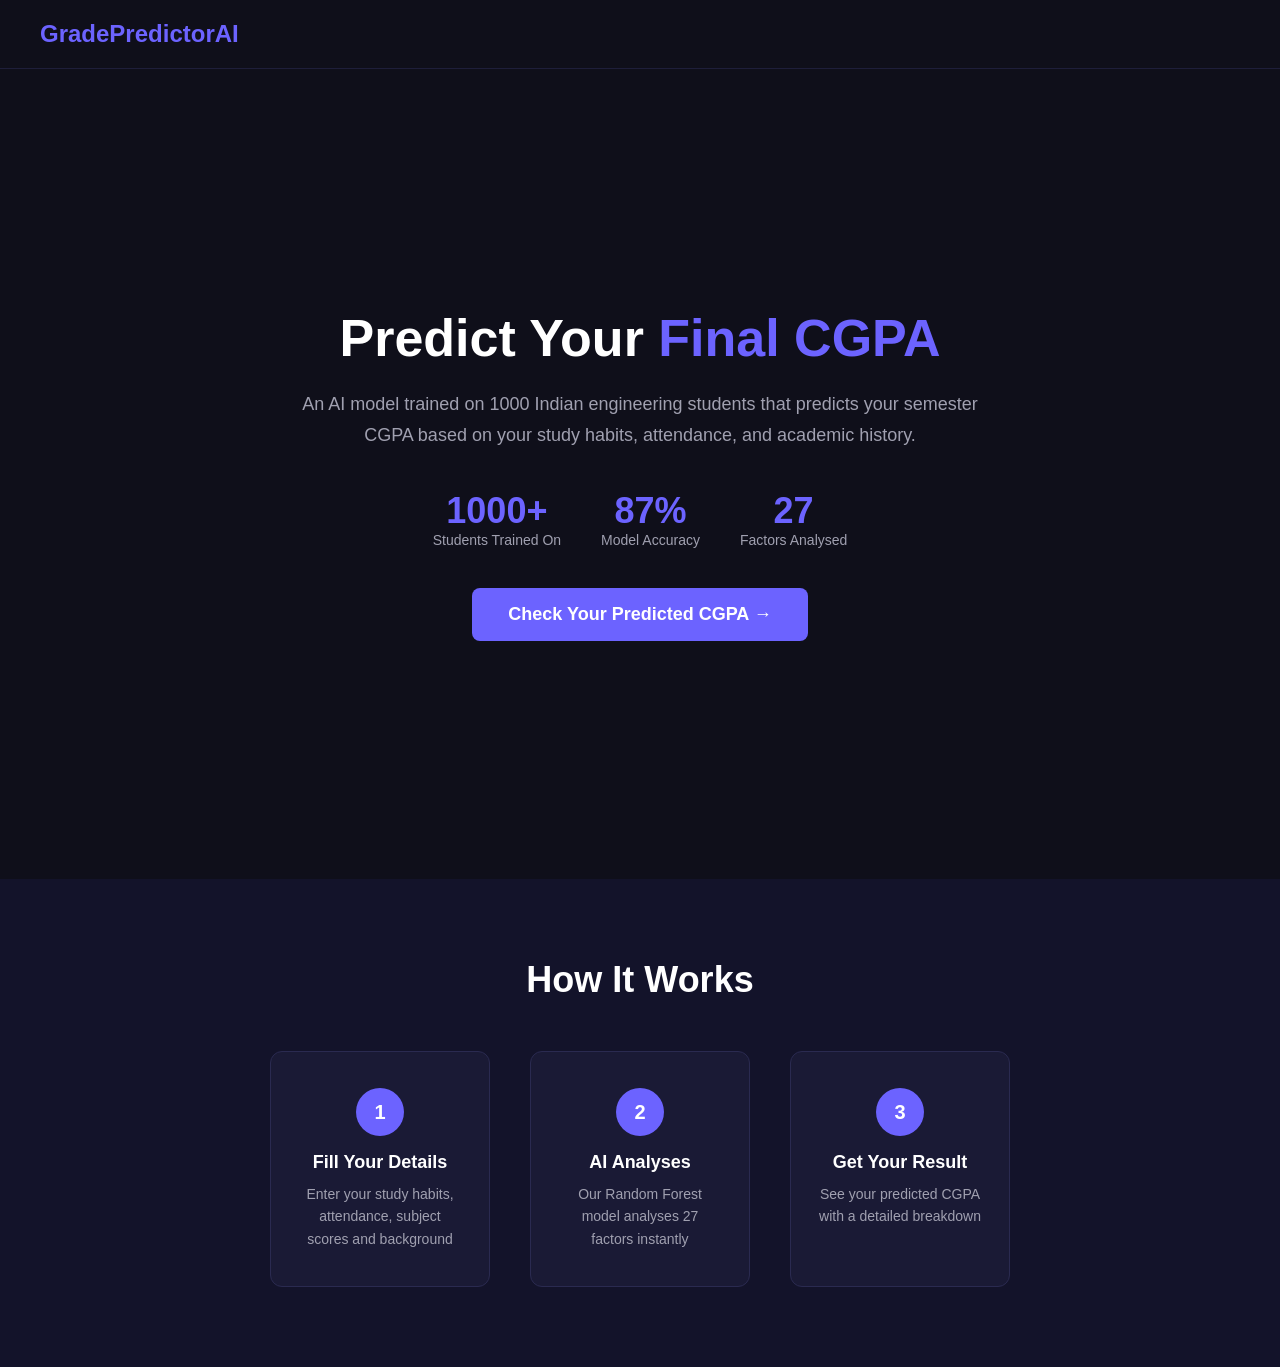
<file: index.html>
<!DOCTYPE html>
<html lang="en">
<head>
    <meta charset="UTF-8">
    <meta name="viewport" content="width=device-width, initial-scale=1.0">
    <title>Student Grade Predictor</title>
    <link rel="stylesheet" href="frontend/css/style.css">
</head>
<body>

    <nav>
        <div class="logo">GradePredictorAI</div>
    </nav>

    <section class="hero">
        <div class="hero-content">
            <h1>Predict Your <span class="highlight">Final CGPA</span></h1>
            <p class="subtitle">
                An AI model trained on 1000 Indian engineering students 
                that predicts your semester CGPA based on your 
                study habits, attendance, and academic history.
            </p>

            <div class="stats-row">
                <div class="stat">
                    <h3>1000+</h3>
                    <p>Students Trained On</p>
                </div>
                <div class="stat">
                    <h3>87%</h3>
                    <p>Model Accuracy</p>
                </div>
                <div class="stat">
                    <h3>27</h3>
                    <p>Factors Analysed</p>
                </div>
            </div>

            <a href="form.html" class="cta-btn">Check Your Predicted CGPA →</a>
        </div>
    </section>

    <section class="how-it-works">
        <h2>How It Works</h2>
        <div class="steps">
            <div class="step">
                <div class="step-number">1</div>
                <h3>Fill Your Details</h3>
                <p>Enter your study habits, attendance, subject scores and background</p>
            </div>
            <div class="step">
                <div class="step-number">2</div>
                <h3>AI Analyses</h3>
                <p>Our Random Forest model analyses 27 factors instantly</p>
            </div>
            <div class="step">
                <div class="step-number">3</div>
                <h3>Get Your Result</h3>
                <p>See your predicted CGPA with a detailed breakdown</p>
            </div>
        </div>
    </section>

</body>
</html>
</file>
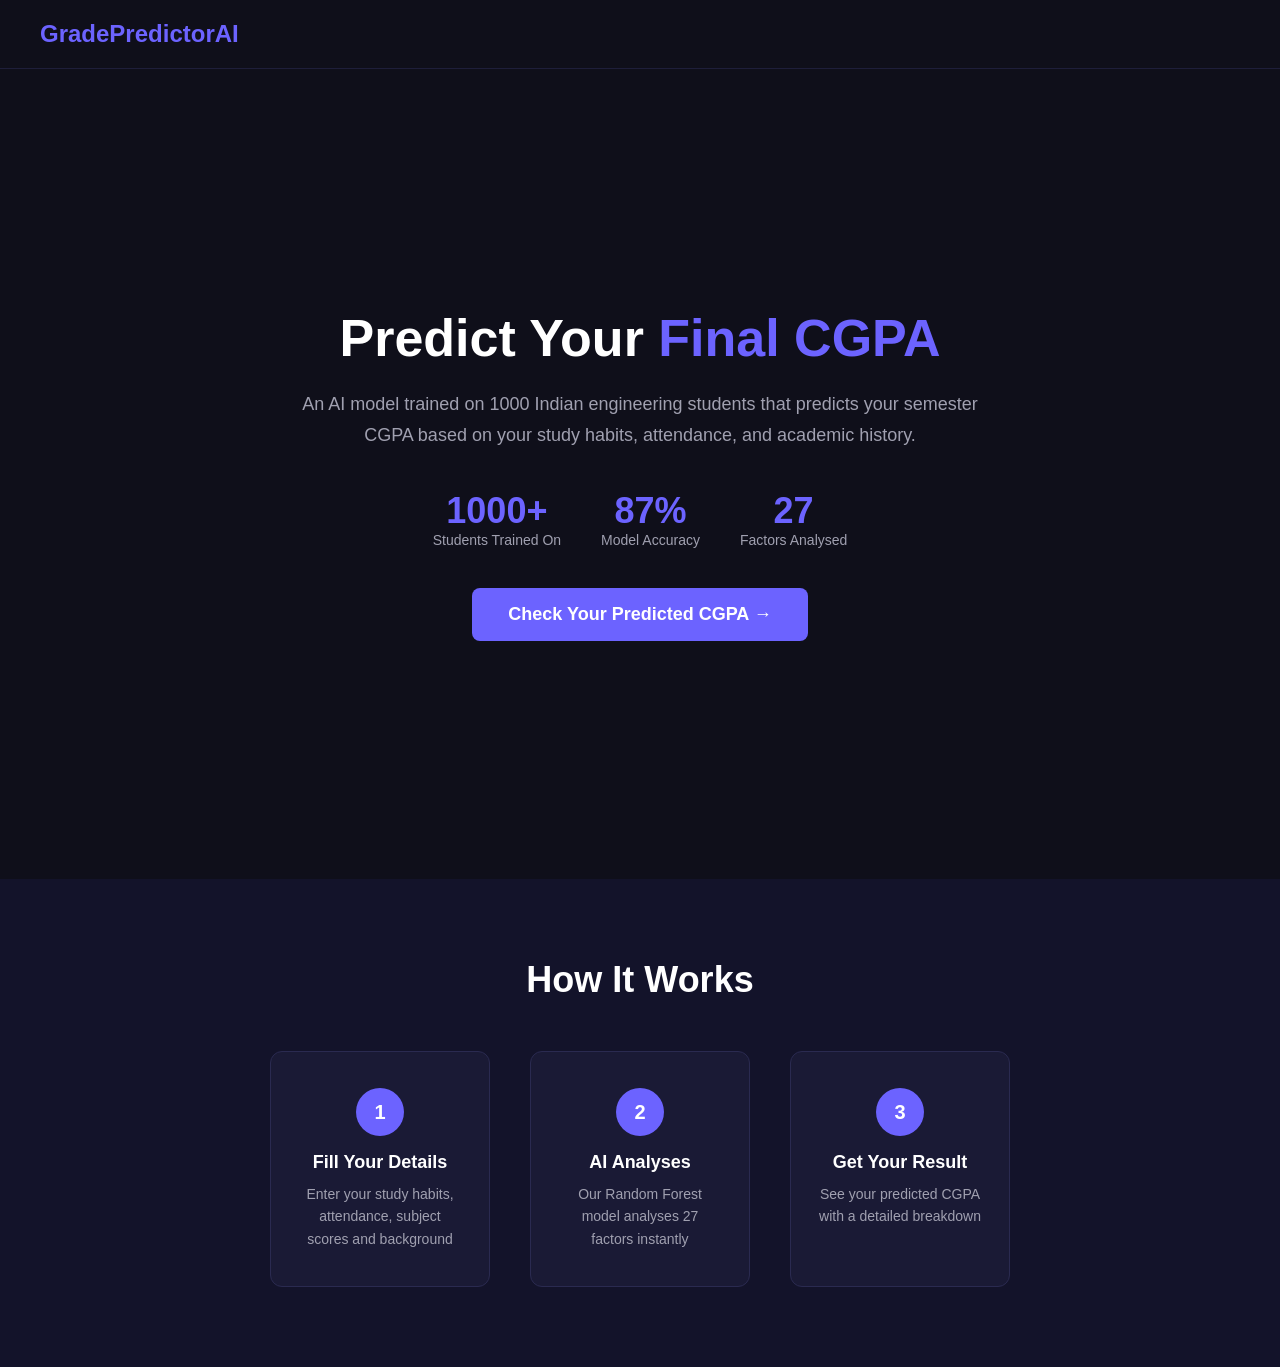
<file: student-grade-predictor/frontend/index.html>
<!DOCTYPE html>
<html lang="en">
<head>
    <meta charset="UTF-8">
    <meta name="viewport" content="width=device-width, initial-scale=1.0">
    <title>Student Grade Predictor</title>
    <link rel="stylesheet" href="css/style.css">
</head>
<body>

    <nav>
        <div class="logo">GradePredictorAI</div>
    </nav>

    <section class="hero">
        <div class="hero-content">
            <h1>Predict Your <span class="highlight">Final CGPA</span></h1>
            <p class="subtitle">
                An AI model trained on 1000 Indian engineering students 
                that predicts your semester CGPA based on your 
                study habits, attendance, and academic history.
            </p>

            <div class="stats-row">
                <div class="stat">
                    <h3>1000+</h3>
                    <p>Students Trained On</p>
                </div>
                <div class="stat">
                    <h3>87%</h3>
                    <p>Model Accuracy</p>
                </div>
                <div class="stat">
                    <h3>27</h3>
                    <p>Factors Analysed</p>
                </div>
            </div>

            <a href="form.html" class="cta-btn">Check Your Predicted CGPA →</a>
        </div>
    </section>

    <section class="how-it-works">
        <h2>How It Works</h2>
        <div class="steps">
            <div class="step">
                <div class="step-number">1</div>
                <h3>Fill Your Details</h3>
                <p>Enter your study habits, attendance, subject scores and background</p>
            </div>
            <div class="step">
                <div class="step-number">2</div>
                <h3>AI Analyses</h3>
                <p>Our Random Forest model analyses 27 factors instantly</p>
            </div>
            <div class="step">
                <div class="step-number">3</div>
                <h3>Get Your Result</h3>
                <p>See your predicted CGPA with a detailed breakdown</p>
            </div>
        </div>
    </section>

</body>
</html>
</file>
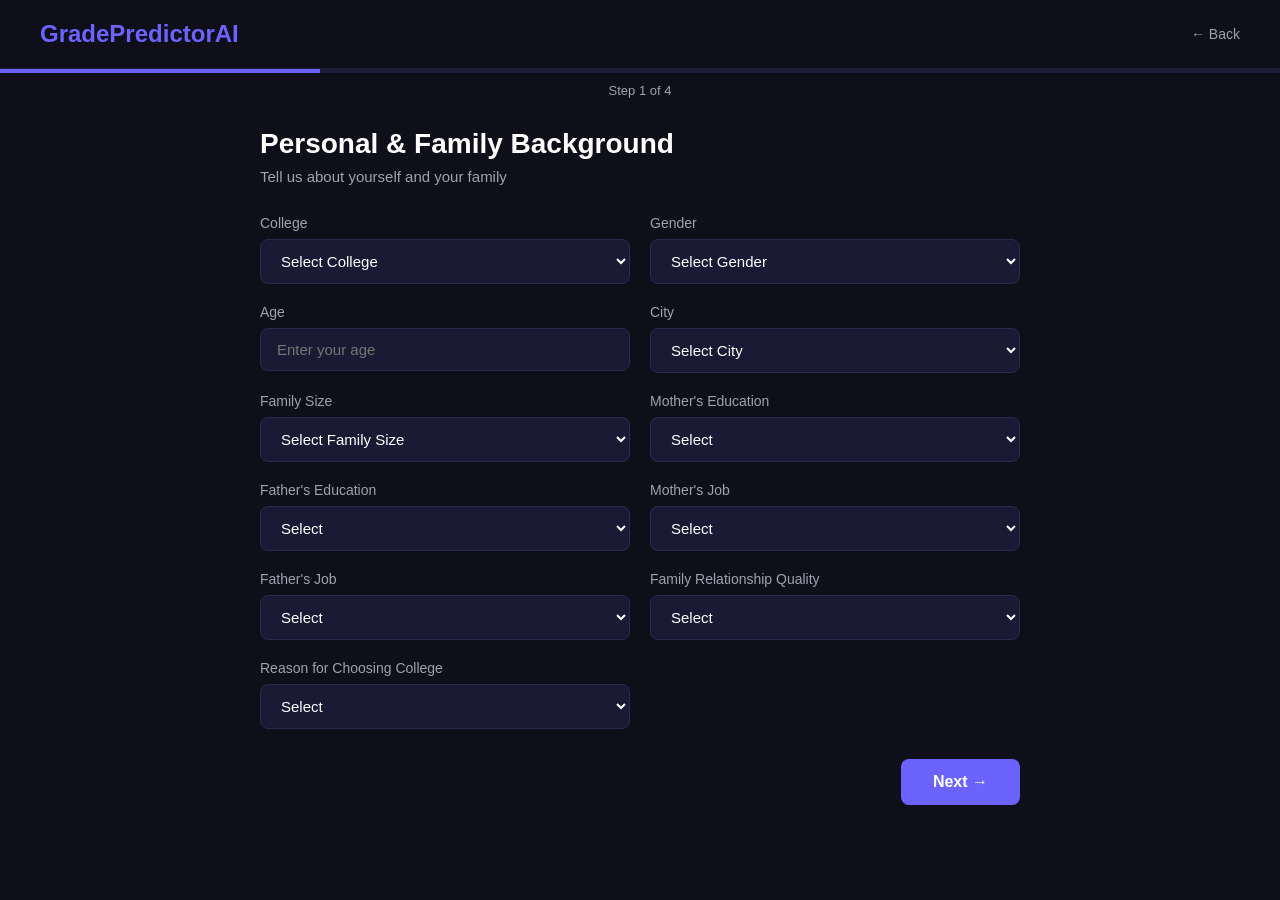
<file: form.html>
<!DOCTYPE html>
<html lang="en">
<head>
    <meta charset="UTF-8">
    <meta name="viewport" content="width=device-width, initial-scale=1.0">
    <title>Student Details - GradePredictorAI</title>
    <link rel="stylesheet" href="frontend/css/style.css">
    <link rel="stylesheet" href="frontend/css/form.css">
</head>
<body>

    <nav>
        <div class="logo">GradePredictorAI</div>
        <a href="index.html" class="nav-back">← Back</a>
    </nav>

    <!-- Progress Bar -->
    <div class="progress-container">
        <div class="progress-bar" id="progressBar"></div>
    </div>
    <div class="step-label" id="stepLabel">Step 1 of 4</div>

    <div class="form-container">

        <!-- Personal and Family -->
        <div class="step-section active" id="step1">
            <h2>Personal & Family Background</h2>
            <p class="step-desc">Tell us about yourself and your family</p>

            <div class="form-grid">
                <div class="form-group">
                    <label>College</label>
                    <select id="school">
                        <option value="">Select College</option>
                        <option value="NMAMIT">NMAMIT</option>
                        <option value="NITK">NITK</option>
                        <option value="MSRIT">MSRIT</option>
                        <option value="BIT Mesra">BIT Mesra</option>
                        <option value="VIT">VIT</option>
                        <option value="SRM">SRM</option>
                        <option value="PESIT">PESIT</option>
                        <option value="RV College">RV College</option>
                    </select>
                </div>

                <div class="form-group">
                    <label>Gender</label>
                    <select id="sex">
                        <option value="">Select Gender</option>
                        <option value="M">Male</option>
                        <option value="F">Female</option>
                    </select>
                </div>

                <div class="form-group">
                    <label>Age</label>
                    <input type="number" id="age" placeholder="Enter your age" min="17" max="25">
                </div>

                <div class="form-group">
                    <label>City</label>
                    <select id="city">
                        <option value="">Select City</option>
                        <option value="Mangalore">Mangalore</option>
                        <option value="Bangalore">Bangalore</option>
                        <option value="Mumbai">Mumbai</option>
                        <option value="Pune">Pune</option>
                        <option value="Hyderabad">Hyderabad</option>
                        <option value="Chennai">Chennai</option>
                        <option value="Delhi">Delhi</option>
                        <option value="Navi Mumbai">Navi Mumbai</option>
                        <option value="Udupi">Udupi</option>
                        <option value="Mysore">Mysore</option>
                    </select>
                </div>

                <div class="form-group">
                    <label>Family Size</label>
                    <select id="fam_size">
                        <option value="">Select Family Size</option>
                        <option value="<=3">3 or less</option>
                        <option value=">3">More than 3</option>
                    </select>
                </div>

                <div class="form-group">
                    <label>Mother's Education</label>
                    <select id="medu">
                        <option value="">Select</option>
                        <option value="0">No Education</option>
                        <option value="1">Primary School</option>
                        <option value="2">Middle School</option>
                        <option value="3">Secondary School</option>
                        <option value="4">Higher Education</option>
                    </select>
                </div>

                <div class="form-group">
                    <label>Father's Education</label>
                    <select id="fedu">
                        <option value="">Select</option>
                        <option value="0">No Education</option>
                        <option value="1">Primary School</option>
                        <option value="2">Middle School</option>
                        <option value="3">Secondary School</option>
                        <option value="4">Higher Education</option>
                    </select>
                </div>

                <div class="form-group">
                    <label>Mother's Job</label>
                    <select id="mjob">
                        <option value="">Select</option>
                        <option value="Engineer">Engineer</option>
                        <option value="Teacher">Teacher</option>
                        <option value="Business">Business</option>
                        <option value="Government">Government</option>
                        <option value="Doctor">Doctor</option>
                        <option value="Farmer">Farmer</option>
                        <option value="Labour">Labour</option>
                        <option value="Other">Other</option>
                    </select>
                </div>

                <div class="form-group">
                    <label>Father's Job</label>
                    <select id="fjob">
                        <option value="">Select</option>
                        <option value="Engineer">Engineer</option>
                        <option value="Teacher">Teacher</option>
                        <option value="Business">Business</option>
                        <option value="Government">Government</option>
                        <option value="Doctor">Doctor</option>
                        <option value="Farmer">Farmer</option>
                        <option value="Labour">Labour</option>
                        <option value="Other">Other</option>
                    </select>
                </div>

                <div class="form-group">
                    <label>Family Relationship Quality</label>
                    <select id="famrel">
                        <option value="">Select</option>
                        <option value="1">1 - Very Bad</option>
                        <option value="2">2 - Bad</option>
                        <option value="3">3 - Average</option>
                        <option value="4">4 - Good</option>
                        <option value="5">5 - Excellent</option>
                    </select>
                </div>

                <div class="form-group">
                    <label>Reason for Choosing College</label>
                    <select id="reason">
                        <option value="">Select</option>
                        <option value="Reputation">Reputation</option>
                        <option value="Course">Course</option>
                        <option value="Placement">Placement</option>
                        <option value="Family Pressure">Family Pressure</option>
                        <option value="Proximity">Proximity</option>
                        <option value="Scholarship">Scholarship</option>
                    </select>
                </div>
            </div>

            <button class="next-btn" onclick="nextStep(2)">Next →</button>
        </div>

        <!-- Habits -->
        <div class="step-section" id="step2">
            <h2>Habits</h2>
            <p class="step-desc">Tell us about your study routine</p>

            <div class="form-grid">
                <div class="form-group">
                    <label>Travel Time to College</label>
                    <select id="traveltime">
                        <option value="">Select</option>
                        <option value="1">Less than 15 min</option>
                        <option value="2">15 to 30 min</option>
                        <option value="3">30 to 60 min</option>
                        <option value="4">More than 1 hour</option>
                    </select>
                </div>

                <div class="form-group">
                    <label>Daily Study Hours (outside class)</label>
                    <input type="number" id="studytime_daily_hrs" placeholder="e.g. 3.5" min="0" max="12" step="0.5">
                </div>

                <div class="form-group">
                    <label>Attend Coaching?</label>
                    <select id="coaching">
                        <option value="">Select</option>
                        <option value="yes">Yes</option>
                        <option value="no">No</option>
                    </select>
                </div>

                <div class="form-group">
                    <label>Extracurricular Activities?</label>
                    <select id="activities">
                        <option value="">Select</option>
                        <option value="yes">Yes</option>
                        <option value="no">No</option>
                    </select>
                </div>

                <div class="form-group">
                    <label>Want to Pursue Higher Education?</label>
                    <select id="higher">
                        <option value="">Select</option>
                        <option value="yes">Yes</option>
                        <option value="no">No</option>
                    </select>
                </div>

                <div class="form-group">
                    <label>In a Relationship?</label>
                    <select id="romantic">
                        <option value="">Select</option>
                        <option value="yes">Yes</option>
                        <option value="no">No</option>
                    </select>
                </div>

                <div class="form-group">
                    <label>Free Time After College</label>
                    <select id="freetime">
                        <option value="">Select</option>
                        <option value="1">1 - Very Low</option>
                        <option value="2">2 - Low</option>
                        <option value="3">3 - Medium</option>
                        <option value="4">4 - High</option>
                        <option value="5">5 - Very High</option>
                    </select>
                </div>

                <div class="form-group">
                    <label>Current Health Status</label>
                    <select id="health">
                        <option value="">Select</option>
                        <option value="1">1 - Very Bad</option>
                        <option value="2">2 - Bad</option>
                        <option value="3">3 - Average</option>
                        <option value="4">4 - Good</option>
                        <option value="5">5 - Very Good</option>
                    </select>
                </div>

                <div class="form-group">
                    <label>Days Absent This Semester</label>
                    <input type="number" id="absences" placeholder="e.g. 8" min="0" max="60">
                </div>

                <div class="form-group">
                    <label>Avg Lecture Hours Attended Per Day</label>
                    <input type="number" id="lecture_hrs_attended" placeholder="e.g. 4.5" min="0" max="8" step="0.5">
                </div>
            </div>

            <div class="btn-row">
                <button class="back-btn" onclick="prevStep(1)">← Back</button>
                <button class="next-btn" onclick="nextStep(3)">Next →</button>
            </div>
        </div>

        <!-- Academic History -->
        <div class="step-section" id="step3">
            <h2>Academic History</h2>
            <p class="step-desc">Your previous academic performance</p>

            <div class="form-grid">
                <div class="form-group">
                    <label>Previous Semester CGPA (out of 10)</label>
                    <input type="number" id="prev_cgpa" placeholder="e.g. 7.2" min="0" max="10" step="0.01">
                </div>
            </div>

            <div class="btn-row">
                <button class="back-btn" onclick="prevStep(2)">← Back</button>
                <button class="next-btn" onclick="nextStep(4)">Next →</button>
            </div>
        </div>

        <!-- Subject Scores -->
        <div class="step-section" id="step4">
            <h2>Subject Scores</h2>
            <p class="step-desc">Enter your recent sem marks (out of 100)</p>

            <div class="form-grid">
                <div class="form-group">
                    <label>Mathematics</label>
                    <input type="number" id="math_score" placeholder="e.g. 72" min="0" max="100">
                </div>

                <div class="form-group">
                    <label>Physics / Applied Science</label>
                    <input type="number" id="physics_score" placeholder="e.g. 65" min="0" max="100">
                </div>

                <div class="form-group">
                    <label>Programming / CS</label>
                    <input type="number" id="programming_score" placeholder="e.g. 80" min="0" max="100">
                </div>

                <div class="form-group">
                    <label>Electronics</label>
                    <input type="number" id="electronics_score" placeholder="e.g. 70" min="0" max="100">
                </div>

                <div class="form-group">
                    <label>English / Communication</label>
                    <input type="number" id="english_score" placeholder="e.g. 75" min="0" max="100">
                </div>
            </div>

            <div class="btn-row">
                <button class="back-btn" onclick="prevStep(3)">← Back</button>
                <button class="predict-btn" onclick="submitForm()">
                    Predict My CGPA
                </button>
            </div>
        </div>

        <!-- Loading -->
        <div class="loading-section" id="loadingSection">
            <div class="spinner"></div>
            <p>Analysing your profile...</p>
        </div>

    </div>

    <script src="frontend/js/form.js"></script>
</body>
</html>
</file>
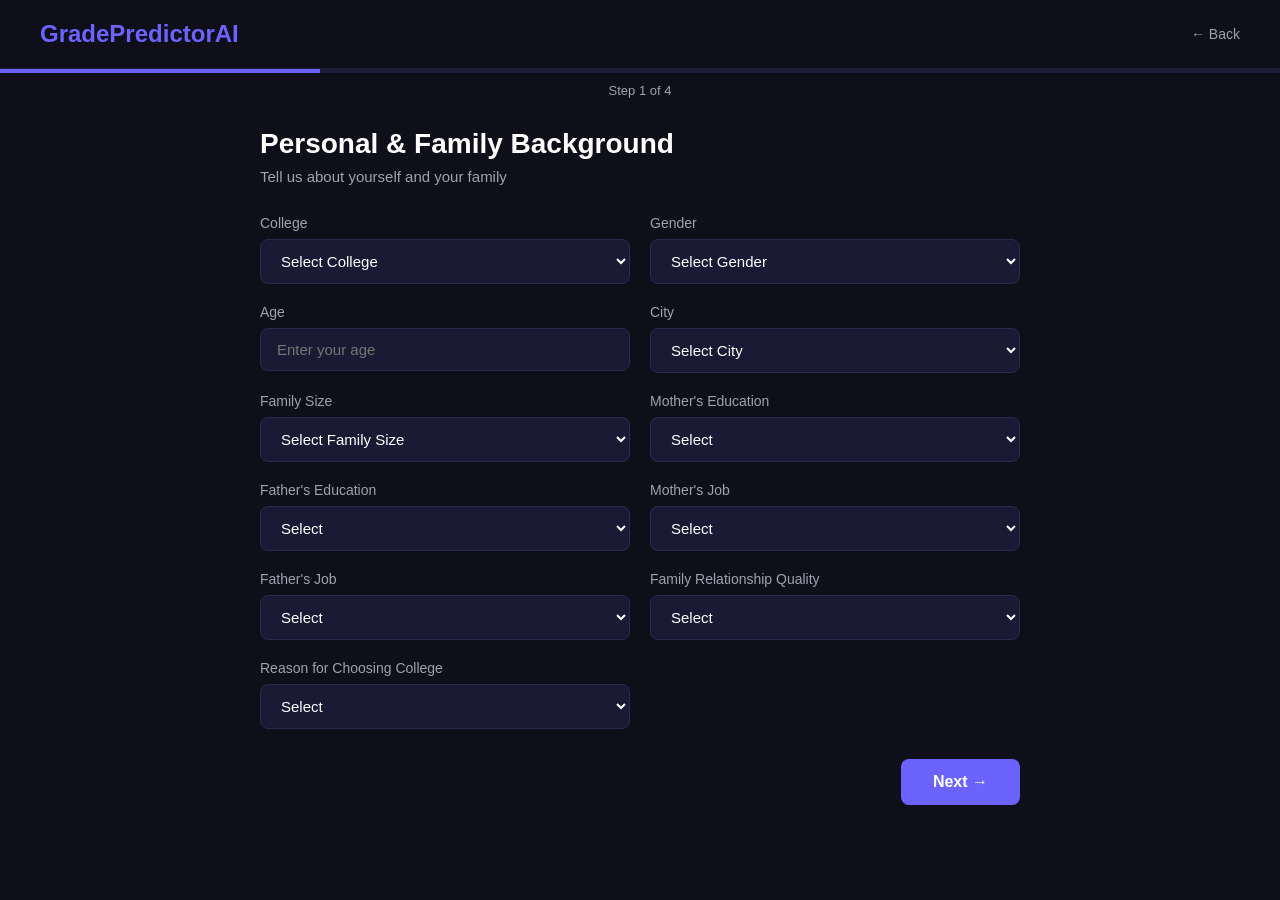
<file: result.html>
<!DOCTYPE html>
<html lang="en">
<head>
    <meta charset="UTF-8">
    <meta name="viewport" content="width=device-width, initial-scale=1.0">
    <title>Your Result - GradePredictorAI</title>
    <link rel="stylesheet" href="frontend/css/style.css">
    <link rel="stylesheet" href="frontend/css/result.css">
</head>
<body>

    <nav>
        <div class="logo">GradePredictorAI</div>
        <a href="form.html" class="nav-back">← Predict Again</a>
    </nav>

    <div class="result-container">

        <div class="cgpa-card">
            <p class="cgpa-label">Your Predicted Final CGPA</p>
            <div class="cgpa-number" id="cgpaDisplay">0.00</div>
            <div class="grade-badge" id="gradeBadge">-</div>
            <div class="risk-badge" id="riskBadge">-</div>
        </div>

        <div class="insight-card" id="insightCard">
            <h3>📊 What This Means</h3>
            <p id="insightText"></p>
        </div>

        <div class="chart-card">
            <h3>🔍 What's Affecting Your CGPA</h3>
            <p class="chart-desc">Based on 27 factors analysed by the AI model</p>
            <div class="chart-container" id="chartContainer"></div>
        </div>

        <div class="whatif-card">
            <h3>🎮 What-If Simulator</h3>
            <p class="chart-desc">Drag the sliders to see how changes affect your predicted CGPA</p>

            <div class="slider-group">
                <div class="slider-row">
                    <label>Study Hours Per Day: <span id="studytimeVal">-</span></label>
                    <input type="range" id="studytimeSlider" min="0.5" max="8" step="0.5">
                </div>

                <div class="slider-row">
                    <label>Days Absent: <span id="absencesVal">-</span></label>
                    <input type="range" id="absencesSlider" min="0" max="40" step="1">
                </div>

                <div class="slider-row">
                    <label>Lecture Hours Attended Per Day: <span id="lectureVal">-</span></label>
                    <input type="range" id="lectureSlider" min="0" max="6" step="0.5">
                </div>
            </div>

            <div class="whatif-result">
                <div class="whatif-cgpa">
                    <p>New Predicted CGPA</p>
                    <h2 id="whatifCgpa">-</h2>
                </div>
                <div class="whatif-diff" id="whatifDiff"></div>
            </div>
        </div>

        <div class="comparison-card">
            <h3>📈 You vs Dataset Average</h3>
            <div class="comparison-row">
                <span>Dataset Average</span>
                <div class="comp-bar-container">
                    <div class="comp-bar avg-bar" id="avgBar"></div>
                </div>
                <span>5.40</span>
            </div>
            <div class="comparison-row">
                <span>Your Prediction</span>
                <div class="comp-bar-container">
                    <div class="comp-bar your-bar" id="yourBar"></div>
                </div>
                <span id="yourCgpaText">-</span>
            </div>
        </div>

        <div class="tips-card" id="tipsCard">
            <h3>💡 Personalised Tips</h3>
            <div id="tipsList"></div>
        </div>

        <a href="form.html" class="cta-btn" style="display:block; text-align:center; margin-top:40px;">
            Try Different Values →
        </a>

    </div>

    <script src="frontend/js/result.js"></script>
</body>
</html>
</file>
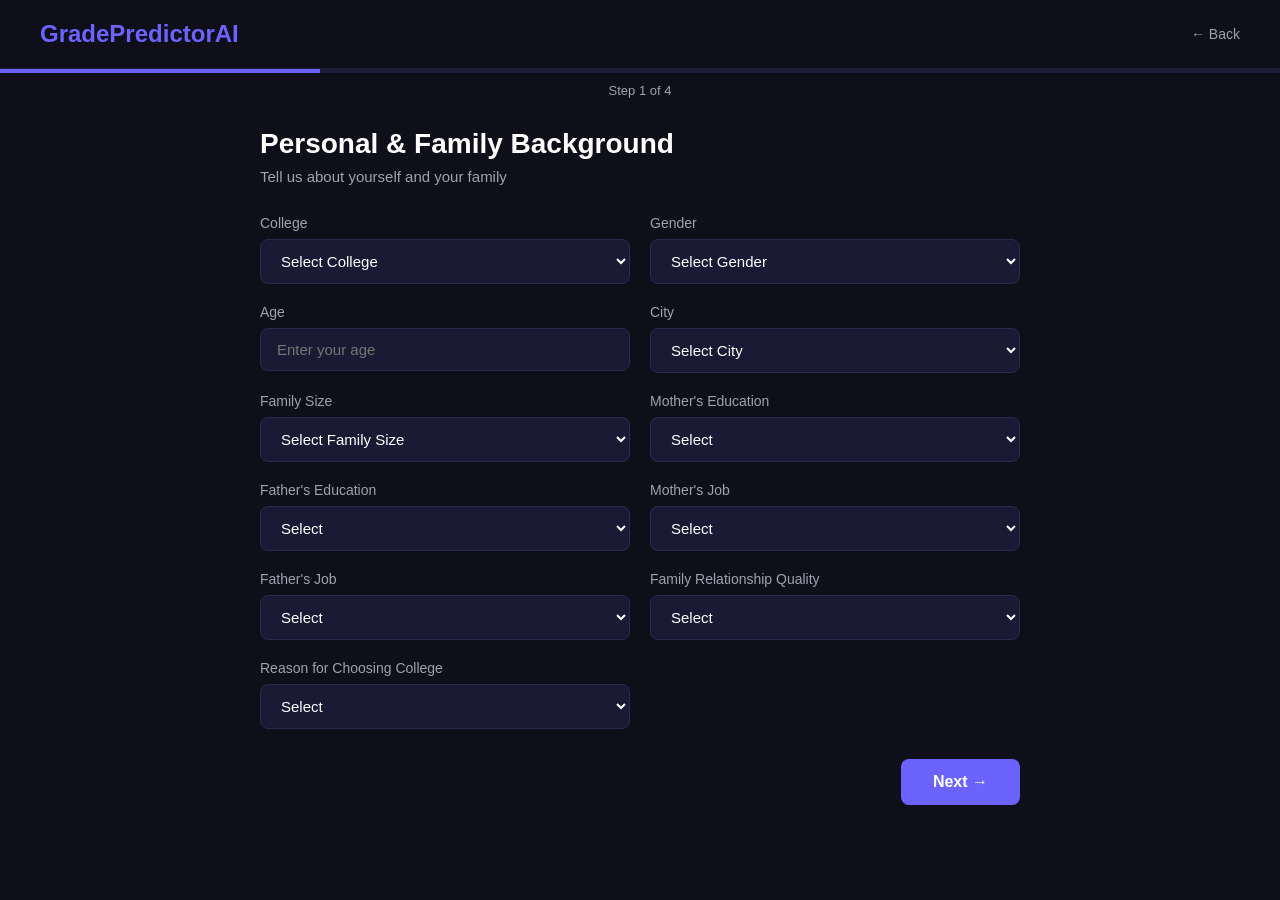
<file: student-grade-predictor/frontend/form.html>
<!DOCTYPE html>
<html lang="en">
<head>
    <meta charset="UTF-8">
    <meta name="viewport" content="width=device-width, initial-scale=1.0">
    <title>Student Details - GradePredictorAI</title>
    <link rel="stylesheet" href="css/style.css">
    <link rel="stylesheet" href="css/form.css">
</head>
<body>

    <nav>
        <div class="logo">GradePredictorAI</div>
        <a href="index.html" class="nav-back">← Back</a>
    </nav>

    <!-- Progress Bar -->
    <div class="progress-container">
        <div class="progress-bar" id="progressBar"></div>
    </div>
    <div class="step-label" id="stepLabel">Step 1 of 4</div>

    <div class="form-container">

        <!-- Personal and Family -->
        <div class="step-section active" id="step1">
            <h2>Personal & Family Background</h2>
            <p class="step-desc">Tell us about yourself and your family</p>

            <div class="form-grid">
                <div class="form-group">
                    <label>College</label>
                    <select id="school">
                        <option value="">Select College</option>
                        <option value="NMAMIT">NMAMIT</option>
                        <option value="NITK">NITK</option>
                        <option value="MSRIT">MSRIT</option>
                        <option value="BIT Mesra">BIT Mesra</option>
                        <option value="VIT">VIT</option>
                        <option value="SRM">SRM</option>
                        <option value="PESIT">PESIT</option>
                        <option value="RV College">RV College</option>
                    </select>
                </div>

                <div class="form-group">
                    <label>Gender</label>
                    <select id="sex">
                        <option value="">Select Gender</option>
                        <option value="M">Male</option>
                        <option value="F">Female</option>
                    </select>
                </div>

                <div class="form-group">
                    <label>Age</label>
                    <input type="number" id="age" placeholder="Enter your age" min="17" max="25">
                </div>

                <div class="form-group">
                    <label>City</label>
                    <select id="city">
                        <option value="">Select City</option>
                        <option value="Mangalore">Mangalore</option>
                        <option value="Bangalore">Bangalore</option>
                        <option value="Mumbai">Mumbai</option>
                        <option value="Pune">Pune</option>
                        <option value="Hyderabad">Hyderabad</option>
                        <option value="Chennai">Chennai</option>
                        <option value="Delhi">Delhi</option>
                        <option value="Navi Mumbai">Navi Mumbai</option>
                        <option value="Udupi">Udupi</option>
                        <option value="Mysore">Mysore</option>
                    </select>
                </div>

                <div class="form-group">
                    <label>Family Size</label>
                    <select id="fam_size">
                        <option value="">Select Family Size</option>
                        <option value="<=3">3 or less</option>
                        <option value=">3">More than 3</option>
                    </select>
                </div>

                <div class="form-group">
                    <label>Mother's Education</label>
                    <select id="medu">
                        <option value="">Select</option>
                        <option value="0">No Education</option>
                        <option value="1">Primary School</option>
                        <option value="2">Middle School</option>
                        <option value="3">Secondary School</option>
                        <option value="4">Higher Education</option>
                    </select>
                </div>

                <div class="form-group">
                    <label>Father's Education</label>
                    <select id="fedu">
                        <option value="">Select</option>
                        <option value="0">No Education</option>
                        <option value="1">Primary School</option>
                        <option value="2">Middle School</option>
                        <option value="3">Secondary School</option>
                        <option value="4">Higher Education</option>
                    </select>
                </div>

                <div class="form-group">
                    <label>Mother's Job</label>
                    <select id="mjob">
                        <option value="">Select</option>
                        <option value="Engineer">Engineer</option>
                        <option value="Teacher">Teacher</option>
                        <option value="Business">Business</option>
                        <option value="Government">Government</option>
                        <option value="Doctor">Doctor</option>
                        <option value="Farmer">Farmer</option>
                        <option value="Labour">Labour</option>
                        <option value="Other">Other</option>
                    </select>
                </div>

                <div class="form-group">
                    <label>Father's Job</label>
                    <select id="fjob">
                        <option value="">Select</option>
                        <option value="Engineer">Engineer</option>
                        <option value="Teacher">Teacher</option>
                        <option value="Business">Business</option>
                        <option value="Government">Government</option>
                        <option value="Doctor">Doctor</option>
                        <option value="Farmer">Farmer</option>
                        <option value="Labour">Labour</option>
                        <option value="Other">Other</option>
                    </select>
                </div>

                <div class="form-group">
                    <label>Family Relationship Quality</label>
                    <select id="famrel">
                        <option value="">Select</option>
                        <option value="1">1 - Very Bad</option>
                        <option value="2">2 - Bad</option>
                        <option value="3">3 - Average</option>
                        <option value="4">4 - Good</option>
                        <option value="5">5 - Excellent</option>
                    </select>
                </div>

                <div class="form-group">
                    <label>Reason for Choosing College</label>
                    <select id="reason">
                        <option value="">Select</option>
                        <option value="Reputation">Reputation</option>
                        <option value="Course">Course</option>
                        <option value="Placement">Placement</option>
                        <option value="Family Pressure">Family Pressure</option>
                        <option value="Proximity">Proximity</option>
                        <option value="Scholarship">Scholarship</option>
                    </select>
                </div>
            </div>

            <button class="next-btn" onclick="nextStep(2)">Next →</button>
        </div>

        <!-- Habits -->
        <div class="step-section" id="step2">
            <h2>Habits</h2>
            <p class="step-desc">Tell us about your study routine</p>

            <div class="form-grid">
                <div class="form-group">
                    <label>Travel Time to College</label>
                    <select id="traveltime">
                        <option value="">Select</option>
                        <option value="1">Less than 15 min</option>
                        <option value="2">15 to 30 min</option>
                        <option value="3">30 to 60 min</option>
                        <option value="4">More than 1 hour</option>
                    </select>
                </div>

                <div class="form-group">
                    <label>Daily Study Hours (outside class)</label>
                    <input type="number" id="studytime_daily_hrs" placeholder="e.g. 3.5" min="0" max="12" step="0.5">
                </div>

                <div class="form-group">
                    <label>Attend Coaching?</label>
                    <select id="coaching">
                        <option value="">Select</option>
                        <option value="yes">Yes</option>
                        <option value="no">No</option>
                    </select>
                </div>

                <div class="form-group">
                    <label>Extracurricular Activities?</label>
                    <select id="activities">
                        <option value="">Select</option>
                        <option value="yes">Yes</option>
                        <option value="no">No</option>
                    </select>
                </div>

                <div class="form-group">
                    <label>Want to Pursue Higher Education?</label>
                    <select id="higher">
                        <option value="">Select</option>
                        <option value="yes">Yes</option>
                        <option value="no">No</option>
                    </select>
                </div>

                <div class="form-group">
                    <label>In a Relationship?</label>
                    <select id="romantic">
                        <option value="">Select</option>
                        <option value="yes">Yes</option>
                        <option value="no">No</option>
                    </select>
                </div>

                <div class="form-group">
                    <label>Free Time After College</label>
                    <select id="freetime">
                        <option value="">Select</option>
                        <option value="1">1 - Very Low</option>
                        <option value="2">2 - Low</option>
                        <option value="3">3 - Medium</option>
                        <option value="4">4 - High</option>
                        <option value="5">5 - Very High</option>
                    </select>
                </div>

                <div class="form-group">
                    <label>Current Health Status</label>
                    <select id="health">
                        <option value="">Select</option>
                        <option value="1">1 - Very Bad</option>
                        <option value="2">2 - Bad</option>
                        <option value="3">3 - Average</option>
                        <option value="4">4 - Good</option>
                        <option value="5">5 - Very Good</option>
                    </select>
                </div>

                <div class="form-group">
                    <label>Days Absent This Semester</label>
                    <input type="number" id="absences" placeholder="e.g. 8" min="0" max="60">
                </div>

                <div class="form-group">
                    <label>Avg Lecture Hours Attended Per Day</label>
                    <input type="number" id="lecture_hrs_attended" placeholder="e.g. 4.5" min="0" max="8" step="0.5">
                </div>
            </div>

            <div class="btn-row">
                <button class="back-btn" onclick="prevStep(1)">← Back</button>
                <button class="next-btn" onclick="nextStep(3)">Next →</button>
            </div>
        </div>

        <!-- Academic History -->
        <div class="step-section" id="step3">
            <h2>Academic History</h2>
            <p class="step-desc">Your previous academic performance</p>

            <div class="form-grid">
                <div class="form-group">
                    <label>Previous Semester CGPA (out of 10)</label>
                    <input type="number" id="prev_cgpa" placeholder="e.g. 7.2" min="0" max="10" step="0.01">
                </div>
            </div>

            <div class="btn-row">
                <button class="back-btn" onclick="prevStep(2)">← Back</button>
                <button class="next-btn" onclick="nextStep(4)">Next →</button>
            </div>
        </div>

        <!-- Subject Scores -->
        <div class="step-section" id="step4">
            <h2>Subject Scores</h2>
            <p class="step-desc">Enter your recent sem marks (out of 100)</p>

            <div class="form-grid">
                <div class="form-group">
                    <label>Mathematics</label>
                    <input type="number" id="math_score" placeholder="e.g. 72" min="0" max="100">
                </div>

                <div class="form-group">
                    <label>Physics / Applied Science</label>
                    <input type="number" id="physics_score" placeholder="e.g. 65" min="0" max="100">
                </div>

                <div class="form-group">
                    <label>Programming / CS</label>
                    <input type="number" id="programming_score" placeholder="e.g. 80" min="0" max="100">
                </div>

                <div class="form-group">
                    <label>Electronics</label>
                    <input type="number" id="electronics_score" placeholder="e.g. 70" min="0" max="100">
                </div>

                <div class="form-group">
                    <label>English / Communication</label>
                    <input type="number" id="english_score" placeholder="e.g. 75" min="0" max="100">
                </div>
            </div>

            <div class="btn-row">
                <button class="back-btn" onclick="prevStep(3)">← Back</button>
                <button class="predict-btn" onclick="submitForm()">
                    Predict My CGPA
                </button>
            </div>
        </div>

        <!-- Loading -->
        <div class="loading-section" id="loadingSection">
            <div class="spinner"></div>
            <p>Analysing your profile...</p>
        </div>

    </div>

    <script src="js/form.js"></script>
</body>
</html>
</file>
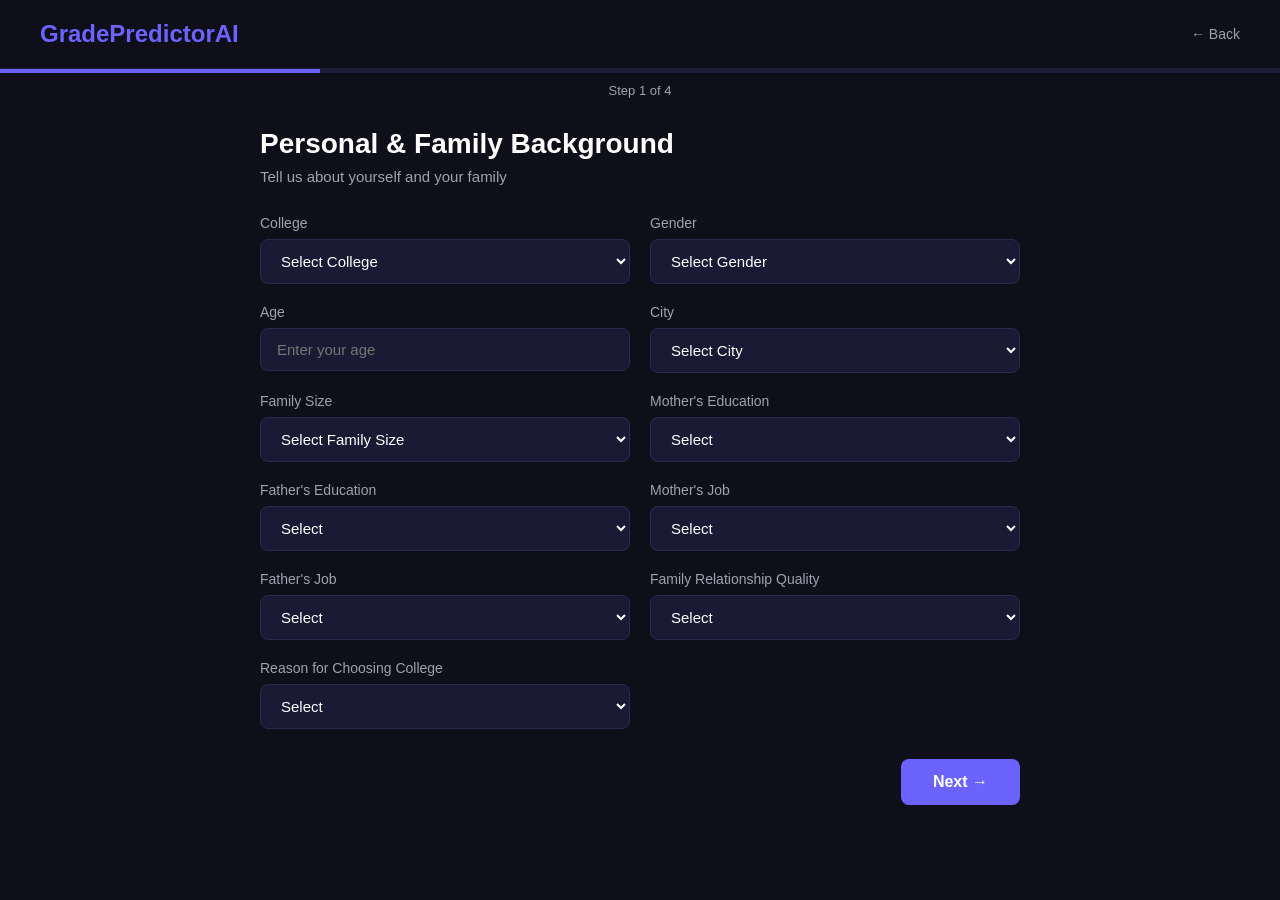
<file: student-grade-predictor/frontend/result.html>
<!DOCTYPE html>
<html lang="en">
<head>
    <meta charset="UTF-8">
    <meta name="viewport" content="width=device-width, initial-scale=1.0">
    <title>Your Result - GradePredictorAI</title>
    <link rel="stylesheet" href="css/style.css">
    <link rel="stylesheet" href="css/result.css">
</head>
<body>

    <nav>
        <div class="logo">GradePredictorAI</div>
        <a href="form.html" class="nav-back">← Predict Again</a>
    </nav>

    <div class="result-container">

        <div class="cgpa-card">
            <p class="cgpa-label">Your Predicted Final CGPA</p>
            <div class="cgpa-number" id="cgpaDisplay">0.00</div>
            <div class="grade-badge" id="gradeBadge">-</div>
            <div class="risk-badge" id="riskBadge">-</div>
        </div>

        <div class="insight-card" id="insightCard">
            <h3>📊 What This Means</h3>
            <p id="insightText"></p>
        </div>

        <div class="chart-card">
            <h3>🔍 What's Affecting Your CGPA</h3>
            <p class="chart-desc">Based on 27 factors analysed by the AI model</p>
            <div class="chart-container" id="chartContainer"></div>
        </div>

        <div class="whatif-card">
            <h3>🎮 What-If Simulator</h3>
            <p class="chart-desc">Drag the sliders to see how changes affect your predicted CGPA</p>

            <div class="slider-group">
                <div class="slider-row">
                    <label>Study Hours Per Day: <span id="studytimeVal">-</span></label>
                    <input type="range" id="studytimeSlider" min="0.5" max="8" step="0.5">
                </div>

                <div class="slider-row">
                    <label>Days Absent: <span id="absencesVal">-</span></label>
                    <input type="range" id="absencesSlider" min="0" max="40" step="1">
                </div>

                <div class="slider-row">
                    <label>Lecture Hours Attended Per Day: <span id="lectureVal">-</span></label>
                    <input type="range" id="lectureSlider" min="0" max="6" step="0.5">
                </div>
            </div>

            <div class="whatif-result">
                <div class="whatif-cgpa">
                    <p>New Predicted CGPA</p>
                    <h2 id="whatifCgpa">-</h2>
                </div>
                <div class="whatif-diff" id="whatifDiff"></div>
            </div>
        </div>

        <div class="comparison-card">
            <h3>📈 You vs Dataset Average</h3>
            <div class="comparison-row">
                <span>Dataset Average</span>
                <div class="comp-bar-container">
                    <div class="comp-bar avg-bar" id="avgBar"></div>
                </div>
                <span>5.40</span>
            </div>
            <div class="comparison-row">
                <span>Your Prediction</span>
                <div class="comp-bar-container">
                    <div class="comp-bar your-bar" id="yourBar"></div>
                </div>
                <span id="yourCgpaText">-</span>
            </div>
        </div>

        <div class="tips-card" id="tipsCard">
            <h3>💡 Personalised Tips</h3>
            <div id="tipsList"></div>
        </div>

        <a href="form.html" class="cta-btn" style="display:block; text-align:center; margin-top:40px;">
            Try Different Values →
        </a>

    </div>

    <script src="js/result.js"></script>
</body>
</html>
</file>
<file: frontend/css/style.css>
* {
    margin: 0;
    padding: 0;
    box-sizing: border-box;
}

body {
    font-family: 'Segoe UI', Tahoma, Geneva, Verdana, sans-serif;
    background-color: #0f0f1a;
    color: #ffffff;
}

/* NAV */
nav {
    padding: 20px 40px;
    background-color: #0f0f1a;
    border-bottom: 1px solid #1e1e3a;
}

.logo {
    font-size: 24px;
    font-weight: 700;
    color: #6c63ff;
}

/* HERO */
.hero {
    min-height: 90vh;
    display: flex;
    align-items: center;
    justify-content: center;
    text-align: center;
    padding: 60px 20px;
}

.hero-content {
    max-width: 700px;
}

.hero-content h1 {
    font-size: 52px;
    font-weight: 800;
    line-height: 1.2;
    margin-bottom: 20px;
}

.highlight {
    color: #6c63ff;
}

.subtitle {
    font-size: 18px;
    color: #a0a0b0;
    line-height: 1.7;
    margin-bottom: 40px;
}

/* STATS */
.stats-row {
    display: flex;
    justify-content: center;
    gap: 40px;
    margin-bottom: 40px;
}

.stat h3 {
    font-size: 36px;
    font-weight: 800;
    color: #6c63ff;
}

.stat p {
    font-size: 14px;
    color: #a0a0b0;
}

/* CTA BUTTON */
.cta-btn {
    display: inline-block;
    background-color: #6c63ff;
    color: white;
    padding: 16px 36px;
    border-radius: 8px;
    text-decoration: none;
    font-size: 18px;
    font-weight: 600;
    transition: background-color 0.3s ease, transform 0.2s ease;
}

.cta-btn:hover {
    background-color: #5548e0;
    transform: translateY(-2px);
}

/* HOW IT WORKS */
.how-it-works {
    padding: 80px 40px;
    text-align: center;
    background-color: #13132a;
}

.how-it-works h2 {
    font-size: 36px;
    font-weight: 700;
    margin-bottom: 50px;
}

.steps {
    display: flex;
    justify-content: center;
    gap: 40px;
    flex-wrap: wrap;
}

.step {
    background-color: #1a1a35;
    border: 1px solid #2a2a50;
    border-radius: 12px;
    padding: 36px 28px;
    max-width: 220px;
    transition: transform 0.3s ease;
}

.step:hover {
    transform: translateY(-5px);
}

.step-number {
    width: 48px;
    height: 48px;
    background-color: #6c63ff;
    border-radius: 50%;
    display: flex;
    align-items: center;
    justify-content: center;
    font-size: 20px;
    font-weight: 700;
    margin: 0 auto 16px;
}

.step h3 {
    font-size: 18px;
    font-weight: 600;
    margin-bottom: 10px;
}

.step p {
    font-size: 14px;
    color: #a0a0b0;
    line-height: 1.6;
}
</file>
<file: student-grade-predictor/frontend/css/style.css>
* {
    margin: 0;
    padding: 0;
    box-sizing: border-box;
}

body {
    font-family: 'Segoe UI', Tahoma, Geneva, Verdana, sans-serif;
    background-color: #0f0f1a;
    color: #ffffff;
}

/* NAV */
nav {
    padding: 20px 40px;
    background-color: #0f0f1a;
    border-bottom: 1px solid #1e1e3a;
}

.logo {
    font-size: 24px;
    font-weight: 700;
    color: #6c63ff;
}

/* HERO */
.hero {
    min-height: 90vh;
    display: flex;
    align-items: center;
    justify-content: center;
    text-align: center;
    padding: 60px 20px;
}

.hero-content {
    max-width: 700px;
}

.hero-content h1 {
    font-size: 52px;
    font-weight: 800;
    line-height: 1.2;
    margin-bottom: 20px;
}

.highlight {
    color: #6c63ff;
}

.subtitle {
    font-size: 18px;
    color: #a0a0b0;
    line-height: 1.7;
    margin-bottom: 40px;
}

/* STATS */
.stats-row {
    display: flex;
    justify-content: center;
    gap: 40px;
    margin-bottom: 40px;
}

.stat h3 {
    font-size: 36px;
    font-weight: 800;
    color: #6c63ff;
}

.stat p {
    font-size: 14px;
    color: #a0a0b0;
}

/* CTA BUTTON */
.cta-btn {
    display: inline-block;
    background-color: #6c63ff;
    color: white;
    padding: 16px 36px;
    border-radius: 8px;
    text-decoration: none;
    font-size: 18px;
    font-weight: 600;
    transition: background-color 0.3s ease, transform 0.2s ease;
}

.cta-btn:hover {
    background-color: #5548e0;
    transform: translateY(-2px);
}

/* HOW IT WORKS */
.how-it-works {
    padding: 80px 40px;
    text-align: center;
    background-color: #13132a;
}

.how-it-works h2 {
    font-size: 36px;
    font-weight: 700;
    margin-bottom: 50px;
}

.steps {
    display: flex;
    justify-content: center;
    gap: 40px;
    flex-wrap: wrap;
}

.step {
    background-color: #1a1a35;
    border: 1px solid #2a2a50;
    border-radius: 12px;
    padding: 36px 28px;
    max-width: 220px;
    transition: transform 0.3s ease;
}

.step:hover {
    transform: translateY(-5px);
}

.step-number {
    width: 48px;
    height: 48px;
    background-color: #6c63ff;
    border-radius: 50%;
    display: flex;
    align-items: center;
    justify-content: center;
    font-size: 20px;
    font-weight: 700;
    margin: 0 auto 16px;
}

.step h3 {
    font-size: 18px;
    font-weight: 600;
    margin-bottom: 10px;
}

.step p {
    font-size: 14px;
    color: #a0a0b0;
    line-height: 1.6;
}
</file>
<file: frontend/css/form.css>
nav {
    display: flex;
    justify-content: space-between;
    align-items: center;
    padding: 20px 40px;
}

.nav-back {
    color: #a0a0b0;
    text-decoration: none;
    font-size: 14px;
    transition: color 0.3s;
}

.nav-back:hover {
    color: #6c63ff;
}

/* PROGRESS BAR */
.progress-container {
    width: 100%;
    height: 4px;
    background-color: #1e1e3a;
}

.progress-bar {
    height: 4px;
    background-color: #6c63ff;
    width: 25%;
    transition: width 0.4s ease;
}

.step-label {
    text-align: center;
    color: #a0a0b0;
    font-size: 13px;
    padding: 10px;
}

/* FORM CONTAINER */
.form-container {
    max-width: 800px;
    margin: 20px auto 60px;
    padding: 0 20px;
}

/* STEP SECTIONS */
.step-section {
    display: none;
}

.step-section.active {
    display: block;
}

.step-section h2 {
    font-size: 28px;
    font-weight: 700;
    margin-bottom: 8px;
}

.step-desc {
    color: #a0a0b0;
    font-size: 15px;
    margin-bottom: 30px;
}

/* FORM GRID */
.form-grid {
    display: grid;
    grid-template-columns: 1fr 1fr;
    gap: 20px;
    margin-bottom: 30px;
}

.form-group {
    display: flex;
    flex-direction: column;
    gap: 8px;
}

.form-group label {
    font-size: 14px;
    color: #a0a0b0;
    font-weight: 500;
}

.form-group input,
.form-group select {
    background-color: #1a1a35;
    border: 1px solid #2a2a50;
    border-radius: 8px;
    padding: 12px 16px;
    color: #ffffff;
    font-size: 15px;
    outline: none;
    transition: border-color 0.3s ease;
}

.form-group input:focus,
.form-group select:focus {
    border-color: #6c63ff;
}

.form-group select option {
    background-color: #1a1a35;
}

.form-group input.error,
.form-group select.error {
    border-color: #ff4f4f;
}

/* BUTTONS */
.btn-row {
    display: flex;
    justify-content: space-between;
    align-items: center;
}

.next-btn,
.predict-btn {
    background-color: #6c63ff;
    color: white;
    border: none;
    padding: 14px 32px;
    border-radius: 8px;
    font-size: 16px;
    font-weight: 600;
    cursor: pointer;
    transition: background-color 0.3s ease, transform 0.2s ease;
    margin-left: auto;
    display: block;
}

.next-btn:hover,
.predict-btn:hover {
    background-color: #5548e0;
    transform: translateY(-2px);
}

.back-btn {
    background-color: transparent;
    color: #a0a0b0;
    border: 1px solid #2a2a50;
    padding: 14px 32px;
    border-radius: 8px;
    font-size: 16px;
    cursor: pointer;
    transition: all 0.3s ease;
}

.back-btn:hover {
    border-color: #6c63ff;
    color: #6c63ff;
}

/* LOADING */
.loading-section {
    display: none;
    text-align: center;
    padding: 80px 20px;
}

.loading-section p {
    color: #a0a0b0;
    margin-top: 20px;
    font-size: 16px;
}

.spinner {
    width: 50px;
    height: 50px;
    border: 4px solid #1e1e3a;
    border-top: 4px solid #6c63ff;
    border-radius: 50%;
    animation: spin 1s linear infinite;
    margin: 0 auto;
}

@keyframes spin {
    0%   { transform: rotate(0deg); }
    100% { transform: rotate(360deg); }
}

/* RESPONSIVE */
@media (max-width: 600px) {
    .form-grid {
        grid-template-columns: 1fr;
    }
}
</file>
<file: frontend/css/result.css>
.result-container {
    max-width: 800px;
    margin: 40px auto 80px;
    padding: 0 20px;
    display: flex;
    flex-direction: column;
    gap: 24px;
}

/* CGPA CARD */
.cgpa-card {
    background-color: #1a1a35;
    border: 1px solid #2a2a50;
    border-radius: 16px;
    padding: 48px;
    text-align: center;
}

.cgpa-label {
    color: #a0a0b0;
    font-size: 16px;
    margin-bottom: 16px;
}

.cgpa-number {
    font-size: 96px;
    font-weight: 800;
    color: #6c63ff;
    line-height: 1;
    margin-bottom: 20px;
    transition: all 0.3s ease;
}

.grade-badge {
    display: inline-block;
    background-color: #6c63ff;
    color: white;
    padding: 8px 24px;
    border-radius: 100px;
    font-size: 20px;
    font-weight: 700;
    margin-bottom: 12px;
}

.risk-badge {
    display: inline-block;
    padding: 6px 20px;
    border-radius: 100px;
    font-size: 14px;
    font-weight: 600;
    margin-left: 10px;
}

.risk-green {
    background-color: rgba(34, 197, 94, 0.15);
    color: #22c55e;
    border: 1px solid #22c55e;
}

.risk-orange {
    background-color: rgba(249, 115, 22, 0.15);
    color: #f97316;
    border: 1px solid #f97316;
}

.risk-red {
    background-color: rgba(239, 68, 68, 0.15);
    color: #ef4444;
    border: 1px solid #ef4444;
}

/* INSIGHT CARD */
.insight-card {
    background-color: #1a1a35;
    border: 1px solid #2a2a50;
    border-radius: 16px;
    padding: 28px;
}

.insight-card h3 {
    font-size: 18px;
    font-weight: 600;
    margin-bottom: 12px;
}

.insight-card p {
    color: #a0a0b0;
    line-height: 1.7;
    font-size: 15px;
}

/* CHART CARD */
.chart-card {
    background-color: #1a1a35;
    border: 1px solid #2a2a50;
    border-radius: 16px;
    padding: 28px;
}

.chart-card h3 {
    font-size: 18px;
    font-weight: 600;
    margin-bottom: 6px;
}

.chart-desc {
    color: #a0a0b0;
    font-size: 13px;
    margin-bottom: 24px;
}

.chart-container {
    display: flex;
    flex-direction: column;
    gap: 12px;
}

.chart-row {
    display: flex;
    align-items: center;
    gap: 12px;
}

.chart-label {
    width: 200px;
    font-size: 13px;
    color: #a0a0b0;
    text-align: right;
    flex-shrink: 0;
}

.chart-bar-container {
    flex: 1;
    background-color: #0f0f1a;
    border-radius: 4px;
    height: 10px;
    overflow: hidden;
}

.chart-bar {
    height: 100%;
    background-color: #6c63ff;
    border-radius: 4px;
    width: 0%;
    transition: width 1s ease;
}

.chart-percent {
    width: 48px;
    font-size: 13px;
    color: #ffffff;
    text-align: right;
    flex-shrink: 0;
}

/* WHATIF CARD */
.whatif-card {
    background-color: #1a1a35;
    border: 1px solid #2a2a50;
    border-radius: 16px;
    padding: 28px;
}

.whatif-card h3 {
    font-size: 18px;
    font-weight: 600;
    margin-bottom: 6px;
}

.slider-group {
    display: flex;
    flex-direction: column;
    gap: 20px;
    margin-bottom: 28px;
}

.slider-row {
    display: flex;
    flex-direction: column;
    gap: 8px;
}

.slider-row label {
    font-size: 14px;
    color: #a0a0b0;
}

.slider-row label span {
    color: #6c63ff;
    font-weight: 600;
}

.slider-row input[type="range"] {
    width: 100%;
    accent-color: #6c63ff;
    cursor: pointer;
}

.whatif-result {
    display: flex;
    align-items: center;
    gap: 20px;
    background-color: #0f0f1a;
    border-radius: 12px;
    padding: 20px 24px;
}

.whatif-cgpa p {
    color: #a0a0b0;
    font-size: 13px;
    margin-bottom: 4px;
}

.whatif-cgpa h2 {
    font-size: 40px;
    font-weight: 800;
    color: #6c63ff;
}

.whatif-diff {
    font-size: 20px;
    font-weight: 700;
}

.diff-up {
    color: #22c55e;
}

.diff-down {
    color: #ef4444;
}

.diff-same {
    color: #a0a0b0;
}

/* COMPARISON CARD */
.comparison-card {
    background-color: #1a1a35;
    border: 1px solid #2a2a50;
    border-radius: 16px;
    padding: 28px;
}

.comparison-card h3 {
    font-size: 18px;
    font-weight: 600;
    margin-bottom: 20px;
}

.comparison-row {
    display: flex;
    align-items: center;
    gap: 16px;
    margin-bottom: 16px;
    font-size: 14px;
    color: #a0a0b0;
}

.comparison-row span:first-child {
    width: 130px;
    flex-shrink: 0;
}

.comp-bar-container {
    flex: 1;
    background-color: #0f0f1a;
    border-radius: 4px;
    height: 12px;
    overflow: hidden;
}

.comp-bar {
    height: 100%;
    border-radius: 4px;
    width: 0%;
    transition: width 1s ease;
}

.avg-bar {
    background-color: #4a4a7a;
}

.your-bar {
    background-color: #6c63ff;
}

/* TIPS CARD */
.tips-card {
    background-color: #1a1a35;
    border: 1px solid #2a2a50;
    border-radius: 16px;
    padding: 28px;
}

.tips-card h3 {
    font-size: 18px;
    font-weight: 600;
    margin-bottom: 16px;
}

.tip-item {
    display: flex;
    gap: 12px;
    align-items: flex-start;
    margin-bottom: 16px;
    padding: 16px;
    background-color: #0f0f1a;
    border-radius: 10px;
    border-left: 3px solid #6c63ff;
}

.tip-icon {
    font-size: 20px;
    flex-shrink: 0;
}

.tip-text {
    font-size: 14px;
    color: #a0a0b0;
    line-height: 1.6;
}
</file>
<file: student-grade-predictor/frontend/css/form.css>
nav {
    display: flex;
    justify-content: space-between;
    align-items: center;
    padding: 20px 40px;
}

.nav-back {
    color: #a0a0b0;
    text-decoration: none;
    font-size: 14px;
    transition: color 0.3s;
}

.nav-back:hover {
    color: #6c63ff;
}

/* PROGRESS BAR */
.progress-container {
    width: 100%;
    height: 4px;
    background-color: #1e1e3a;
}

.progress-bar {
    height: 4px;
    background-color: #6c63ff;
    width: 25%;
    transition: width 0.4s ease;
}

.step-label {
    text-align: center;
    color: #a0a0b0;
    font-size: 13px;
    padding: 10px;
}

/* FORM CONTAINER */
.form-container {
    max-width: 800px;
    margin: 20px auto 60px;
    padding: 0 20px;
}

/* STEP SECTIONS */
.step-section {
    display: none;
}

.step-section.active {
    display: block;
}

.step-section h2 {
    font-size: 28px;
    font-weight: 700;
    margin-bottom: 8px;
}

.step-desc {
    color: #a0a0b0;
    font-size: 15px;
    margin-bottom: 30px;
}

/* FORM GRID */
.form-grid {
    display: grid;
    grid-template-columns: 1fr 1fr;
    gap: 20px;
    margin-bottom: 30px;
}

.form-group {
    display: flex;
    flex-direction: column;
    gap: 8px;
}

.form-group label {
    font-size: 14px;
    color: #a0a0b0;
    font-weight: 500;
}

.form-group input,
.form-group select {
    background-color: #1a1a35;
    border: 1px solid #2a2a50;
    border-radius: 8px;
    padding: 12px 16px;
    color: #ffffff;
    font-size: 15px;
    outline: none;
    transition: border-color 0.3s ease;
}

.form-group input:focus,
.form-group select:focus {
    border-color: #6c63ff;
}

.form-group select option {
    background-color: #1a1a35;
}

.form-group input.error,
.form-group select.error {
    border-color: #ff4f4f;
}

/* BUTTONS */
.btn-row {
    display: flex;
    justify-content: space-between;
    align-items: center;
}

.next-btn,
.predict-btn {
    background-color: #6c63ff;
    color: white;
    border: none;
    padding: 14px 32px;
    border-radius: 8px;
    font-size: 16px;
    font-weight: 600;
    cursor: pointer;
    transition: background-color 0.3s ease, transform 0.2s ease;
    margin-left: auto;
    display: block;
}

.next-btn:hover,
.predict-btn:hover {
    background-color: #5548e0;
    transform: translateY(-2px);
}

.back-btn {
    background-color: transparent;
    color: #a0a0b0;
    border: 1px solid #2a2a50;
    padding: 14px 32px;
    border-radius: 8px;
    font-size: 16px;
    cursor: pointer;
    transition: all 0.3s ease;
}

.back-btn:hover {
    border-color: #6c63ff;
    color: #6c63ff;
}

/* LOADING */
.loading-section {
    display: none;
    text-align: center;
    padding: 80px 20px;
}

.loading-section p {
    color: #a0a0b0;
    margin-top: 20px;
    font-size: 16px;
}

.spinner {
    width: 50px;
    height: 50px;
    border: 4px solid #1e1e3a;
    border-top: 4px solid #6c63ff;
    border-radius: 50%;
    animation: spin 1s linear infinite;
    margin: 0 auto;
}

@keyframes spin {
    0%   { transform: rotate(0deg); }
    100% { transform: rotate(360deg); }
}

/* RESPONSIVE */
@media (max-width: 600px) {
    .form-grid {
        grid-template-columns: 1fr;
    }
}
</file>
<file: student-grade-predictor/frontend/css/result.css>
.result-container {
    max-width: 800px;
    margin: 40px auto 80px;
    padding: 0 20px;
    display: flex;
    flex-direction: column;
    gap: 24px;
}

/* CGPA CARD */
.cgpa-card {
    background-color: #1a1a35;
    border: 1px solid #2a2a50;
    border-radius: 16px;
    padding: 48px;
    text-align: center;
}

.cgpa-label {
    color: #a0a0b0;
    font-size: 16px;
    margin-bottom: 16px;
}

.cgpa-number {
    font-size: 96px;
    font-weight: 800;
    color: #6c63ff;
    line-height: 1;
    margin-bottom: 20px;
    transition: all 0.3s ease;
}

.grade-badge {
    display: inline-block;
    background-color: #6c63ff;
    color: white;
    padding: 8px 24px;
    border-radius: 100px;
    font-size: 20px;
    font-weight: 700;
    margin-bottom: 12px;
}

.risk-badge {
    display: inline-block;
    padding: 6px 20px;
    border-radius: 100px;
    font-size: 14px;
    font-weight: 600;
    margin-left: 10px;
}

.risk-green {
    background-color: rgba(34, 197, 94, 0.15);
    color: #22c55e;
    border: 1px solid #22c55e;
}

.risk-orange {
    background-color: rgba(249, 115, 22, 0.15);
    color: #f97316;
    border: 1px solid #f97316;
}

.risk-red {
    background-color: rgba(239, 68, 68, 0.15);
    color: #ef4444;
    border: 1px solid #ef4444;
}

/* INSIGHT CARD */
.insight-card {
    background-color: #1a1a35;
    border: 1px solid #2a2a50;
    border-radius: 16px;
    padding: 28px;
}

.insight-card h3 {
    font-size: 18px;
    font-weight: 600;
    margin-bottom: 12px;
}

.insight-card p {
    color: #a0a0b0;
    line-height: 1.7;
    font-size: 15px;
}

/* CHART CARD */
.chart-card {
    background-color: #1a1a35;
    border: 1px solid #2a2a50;
    border-radius: 16px;
    padding: 28px;
}

.chart-card h3 {
    font-size: 18px;
    font-weight: 600;
    margin-bottom: 6px;
}

.chart-desc {
    color: #a0a0b0;
    font-size: 13px;
    margin-bottom: 24px;
}

.chart-container {
    display: flex;
    flex-direction: column;
    gap: 12px;
}

.chart-row {
    display: flex;
    align-items: center;
    gap: 12px;
}

.chart-label {
    width: 200px;
    font-size: 13px;
    color: #a0a0b0;
    text-align: right;
    flex-shrink: 0;
}

.chart-bar-container {
    flex: 1;
    background-color: #0f0f1a;
    border-radius: 4px;
    height: 10px;
    overflow: hidden;
}

.chart-bar {
    height: 100%;
    background-color: #6c63ff;
    border-radius: 4px;
    width: 0%;
    transition: width 1s ease;
}

.chart-percent {
    width: 48px;
    font-size: 13px;
    color: #ffffff;
    text-align: right;
    flex-shrink: 0;
}

/* WHATIF CARD */
.whatif-card {
    background-color: #1a1a35;
    border: 1px solid #2a2a50;
    border-radius: 16px;
    padding: 28px;
}

.whatif-card h3 {
    font-size: 18px;
    font-weight: 600;
    margin-bottom: 6px;
}

.slider-group {
    display: flex;
    flex-direction: column;
    gap: 20px;
    margin-bottom: 28px;
}

.slider-row {
    display: flex;
    flex-direction: column;
    gap: 8px;
}

.slider-row label {
    font-size: 14px;
    color: #a0a0b0;
}

.slider-row label span {
    color: #6c63ff;
    font-weight: 600;
}

.slider-row input[type="range"] {
    width: 100%;
    accent-color: #6c63ff;
    cursor: pointer;
}

.whatif-result {
    display: flex;
    align-items: center;
    gap: 20px;
    background-color: #0f0f1a;
    border-radius: 12px;
    padding: 20px 24px;
}

.whatif-cgpa p {
    color: #a0a0b0;
    font-size: 13px;
    margin-bottom: 4px;
}

.whatif-cgpa h2 {
    font-size: 40px;
    font-weight: 800;
    color: #6c63ff;
}

.whatif-diff {
    font-size: 20px;
    font-weight: 700;
}

.diff-up {
    color: #22c55e;
}

.diff-down {
    color: #ef4444;
}

.diff-same {
    color: #a0a0b0;
}

/* COMPARISON CARD */
.comparison-card {
    background-color: #1a1a35;
    border: 1px solid #2a2a50;
    border-radius: 16px;
    padding: 28px;
}

.comparison-card h3 {
    font-size: 18px;
    font-weight: 600;
    margin-bottom: 20px;
}

.comparison-row {
    display: flex;
    align-items: center;
    gap: 16px;
    margin-bottom: 16px;
    font-size: 14px;
    color: #a0a0b0;
}

.comparison-row span:first-child {
    width: 130px;
    flex-shrink: 0;
}

.comp-bar-container {
    flex: 1;
    background-color: #0f0f1a;
    border-radius: 4px;
    height: 12px;
    overflow: hidden;
}

.comp-bar {
    height: 100%;
    border-radius: 4px;
    width: 0%;
    transition: width 1s ease;
}

.avg-bar {
    background-color: #4a4a7a;
}

.your-bar {
    background-color: #6c63ff;
}

/* TIPS CARD */
.tips-card {
    background-color: #1a1a35;
    border: 1px solid #2a2a50;
    border-radius: 16px;
    padding: 28px;
}

.tips-card h3 {
    font-size: 18px;
    font-weight: 600;
    margin-bottom: 16px;
}

.tip-item {
    display: flex;
    gap: 12px;
    align-items: flex-start;
    margin-bottom: 16px;
    padding: 16px;
    background-color: #0f0f1a;
    border-radius: 10px;
    border-left: 3px solid #6c63ff;
}

.tip-icon {
    font-size: 20px;
    flex-shrink: 0;
}

.tip-text {
    font-size: 14px;
    color: #a0a0b0;
    line-height: 1.6;
}
</file>
